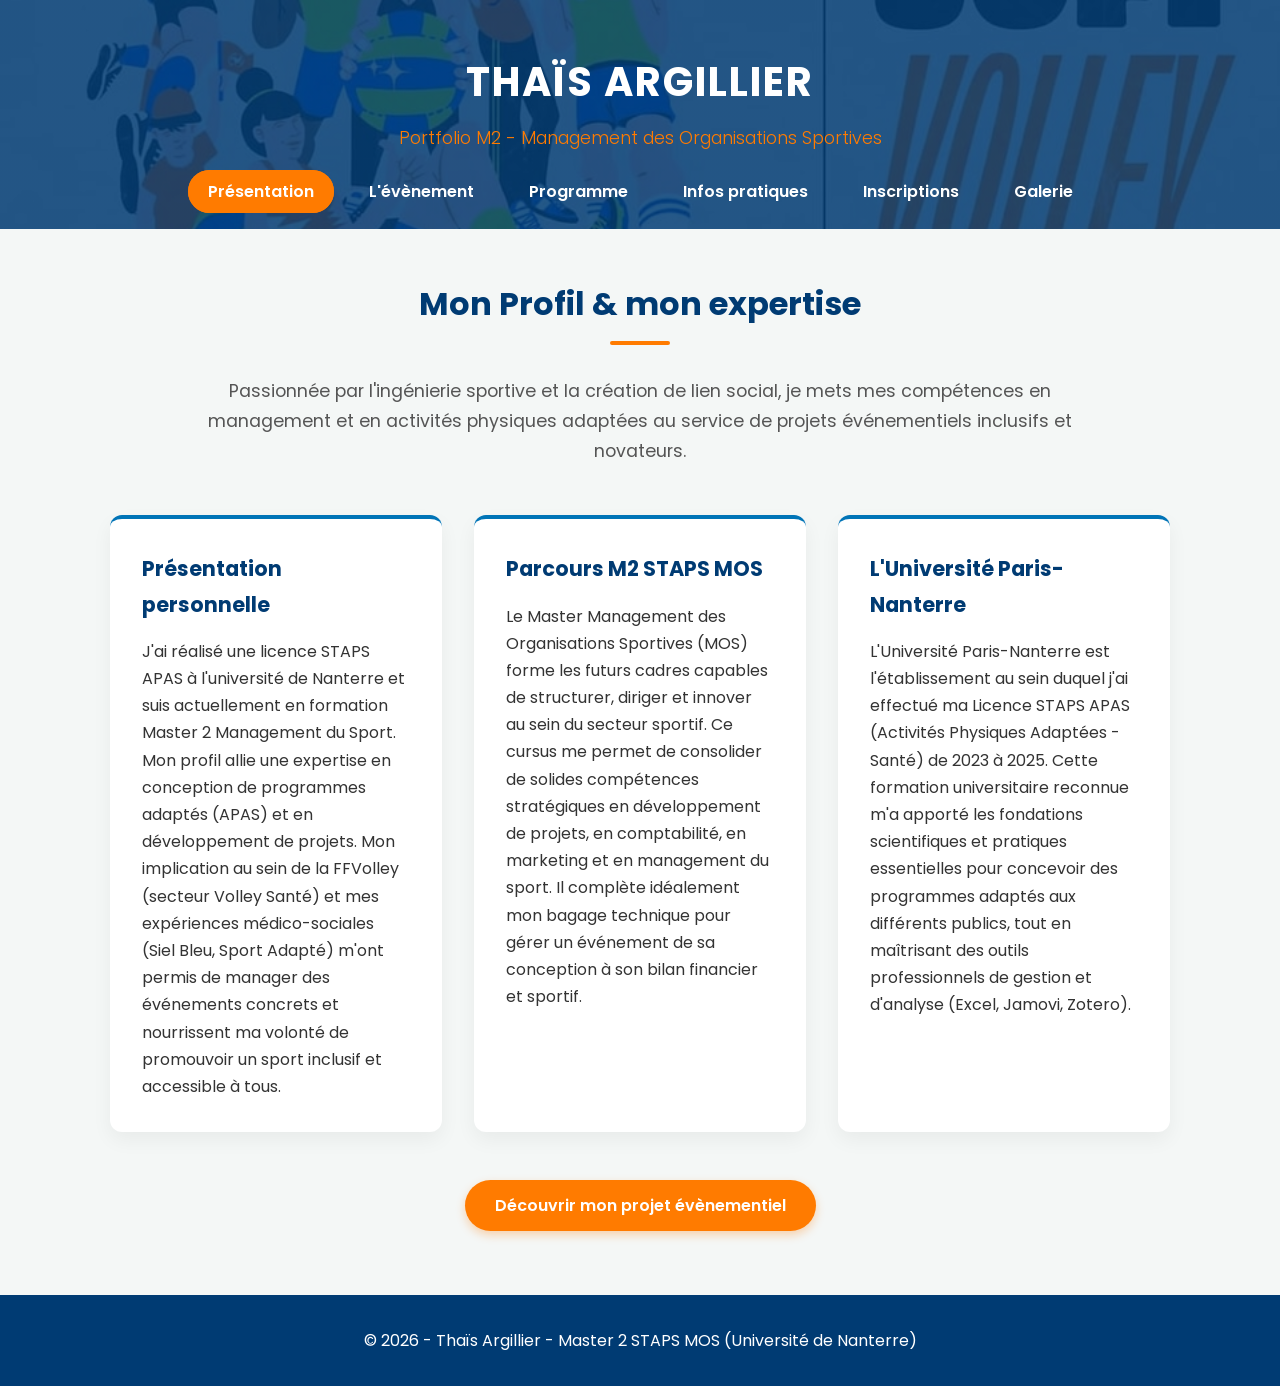
<file: index.html>
<!DOCTYPE html>
<html lang="fr">
<head>
    <meta charset="UTF-8">
    <meta name="viewport" content="width=device-width, initial-scale=1.0">
    <title>Thaïs Argillier - Management du Sport</title>
    <link rel="stylesheet" href="style.css">
</head>
<body>
    <header>
        <h1>Thaïs Argillier</h1>
        <h2>Portfolio M2 - Management des Organisations Sportives</h2>
        <nav>
            <ul>
                <li><a href="index.html" class="active">Présentation</a></li>
                <li><a href="description.html">L'évènement</a></li>
                <li><a href="programme.html">Programme</a></li>
                <li><a href="infos.html">Infos pratiques</a></li>
                <li><a href="inscription.html">Inscriptions</a></li>
                <li><a href="galerie.html">Galerie</a></li>
            </ul>
        </nav>
    </header>

    <main>
        <h2 class="section-title">Mon Profil & mon expertise</h2>
        <p class="intro-text">Passionnée par l'ingénierie sportive et la création de lien social, je mets mes compétences en management et en activités physiques adaptées au service de projets événementiels inclusifs et novateurs.</p>
        
        <div class="grid-3">
            <div class="card">
                <h3>Présentation personnelle</h3>
                <p>J'ai réalisé une licence STAPS APAS à l'université de Nanterre et suis actuellement en formation Master 2 Management du Sport. Mon profil allie une expertise en conception de programmes adaptés (APAS) et en développement de projets. Mon implication au sein de la FFVolley (secteur Volley Santé) et mes expériences médico-sociales (Siel Bleu, Sport Adapté) m'ont permis de manager des événements concrets et nourrissent ma volonté de promouvoir un sport inclusif et accessible à tous.</p>
            </div>
            
            <div class="card">
                <h3>Parcours M2 STAPS MOS</h3>
                <p>Le Master Management des Organisations Sportives (MOS) forme les futurs cadres capables de structurer, diriger et innover au sein du secteur sportif. Ce cursus me permet de consolider de solides compétences stratégiques en développement de projets, en comptabilité, en marketing et en management du sport. Il complète idéalement mon bagage technique pour gérer un événement de sa conception à son bilan financier et sportif.</p>
            </div>
            
            <div class="card">
                <h3>L'Université Paris-Nanterre</h3>
                <p>L'Université Paris-Nanterre est l'établissement au sein duquel j'ai effectué ma Licence STAPS APAS (Activités Physiques Adaptées - Santé) de 2023 à 2025. Cette formation universitaire reconnue m'a apporté les fondations scientifiques et pratiques essentielles pour concevoir des programmes adaptés aux différents publics, tout en maîtrisant des outils professionnels de gestion et d'analyse (Excel, Jamovi, Zotero).</p>
            </div>
        </div>

        <div class="cta-container">
            <a href="description.html" class="btn">Découvrir mon projet évènementiel</a>
        </div>
    </main>

    <footer>
        <p>&copy; 2026 - Thaïs Argillier - Master 2 STAPS MOS (Université de Nanterre)</p>
    </footer>
</body>
</html>
</file>
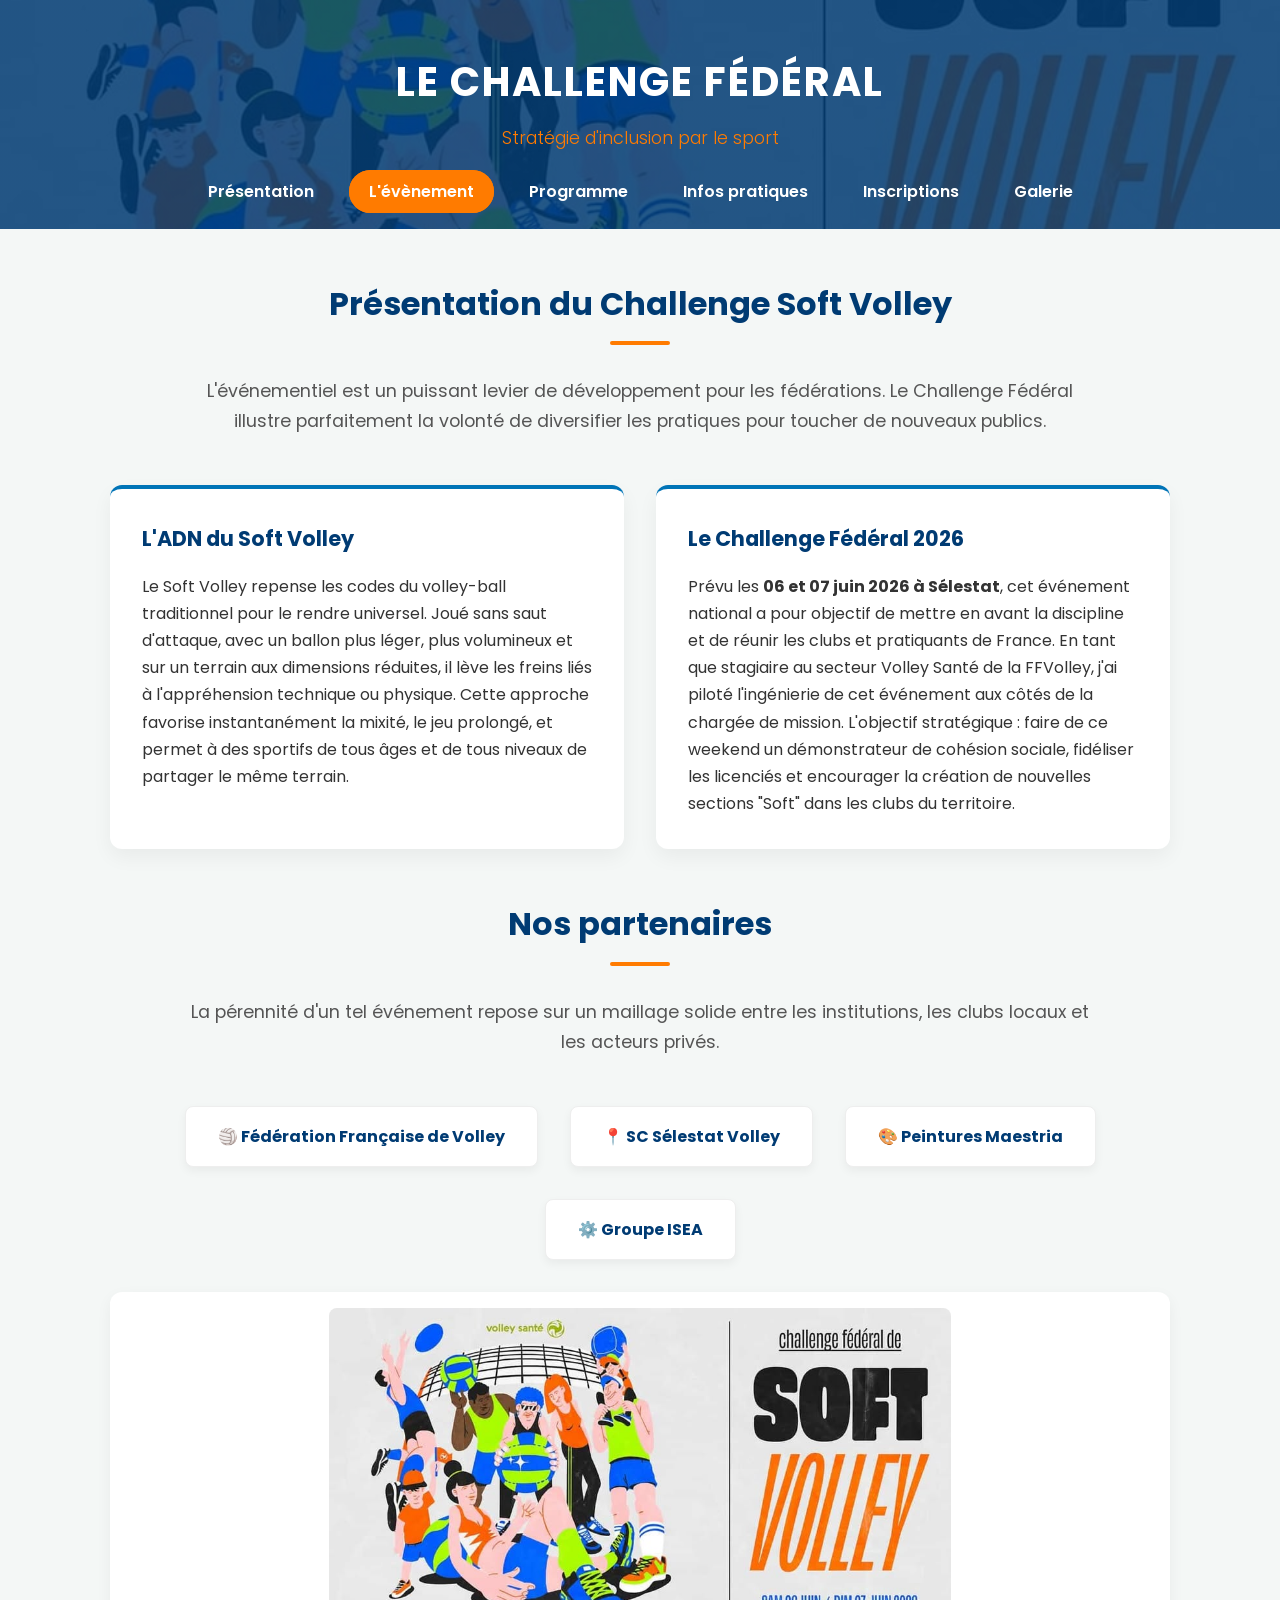
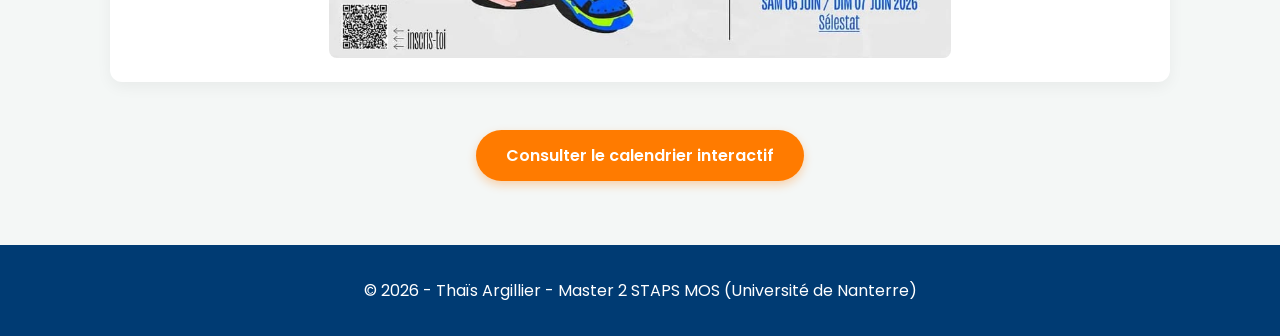
<file: description.html>
<!DOCTYPE html>
<html lang="fr">
<head>
    <meta charset="UTF-8">
    <title>Le Soft Volley - Challenge Fédéral</title>
    <link rel="stylesheet" href="style.css">
</head>
<body>
    <header>
        <h1>Le Challenge Fédéral</h1>
        <h2>Stratégie d'inclusion par le sport</h2>
        <nav>
            <ul>
                <li><a href="index.html">Présentation</a></li>
                <li><a href="description.html" class="active">L'évènement</a></li>
                <li><a href="programme.html">Programme</a></li>
                <li><a href="infos.html">Infos pratiques</a></li>
                <li><a href="inscription.html">Inscriptions</a></li>
                <li><a href="galerie.html">Galerie</a></li>
            </ul>
        </nav>
    </header>

    <main>
        <h2 class="section-title">Présentation du Challenge Soft Volley</h2>
        <p class="intro-text">L'événementiel est un puissant levier de développement pour les fédérations. Le Challenge Fédéral illustre parfaitement la volonté de diversifier les pratiques pour toucher de nouveaux publics.</p>
        
        <div class="grid-2">
            <div class="card">
                <h3>L'ADN du Soft Volley</h3>
                <p>Le Soft Volley repense les codes du volley-ball traditionnel pour le rendre universel. Joué sans saut d'attaque, avec un ballon plus léger, plus volumineux et sur un terrain aux dimensions réduites, il lève les freins liés à l'appréhension technique ou physique. Cette approche favorise instantanément la mixité, le jeu prolongé, et permet à des sportifs de tous âges et de tous niveaux de partager le même terrain.</p>
            </div>
            
            <div class="card">
                <h3>Le Challenge Fédéral 2026</h3>
                <p>Prévu les <strong>06 et 07 juin 2026 à Sélestat</strong>, cet événement national a pour objectif de mettre en avant la discipline et de réunir les clubs et pratiquants de France. En tant que stagiaire au secteur Volley Santé de la FFVolley, j'ai piloté l'ingénierie de cet événement aux côtés de la chargée de mission. L'objectif stratégique : faire de ce weekend un démonstrateur de cohésion sociale, fidéliser les licenciés et encourager la création de nouvelles sections "Soft" dans les clubs du territoire.</p>
            </div>
        </div>

        <h2 class="section-title">Nos partenaires</h2>
        <p class="intro-text">La pérennité d'un tel événement repose sur un maillage solide entre les institutions, les clubs locaux et les acteurs privés.</p>
        
        <div class="partners-grid">
            <a href="http://www.ffvb.org/" target="_blank" class="partner-logo">🏐 Fédération Française de Volley</a>
            <a href="https://www.selestat-volley.fr/" target="_blank" class="partner-logo">📍 SC Sélestat Volley</a>
            <a href="#" class="partner-logo">🎨 Peintures Maestria</a>
            <a href="#" class="partner-logo">⚙️ Groupe ISEA</a>
        </div>

        <div class="img-container">
            <img src="images/affiche challenge.jpg" alt="Affiche Soft Volley 2026" class="img-fluid">
        </div>

        <div class="cta-container">
            <a href="programme.html" class="btn">Consulter le calendrier interactif</a>
        </div>
    </main>

    <footer>
        <p>&copy; 2026 - Thaïs Argillier - Master 2 STAPS MOS (Université de Nanterre)</p>
    </footer>
</body>
</html>
</file>
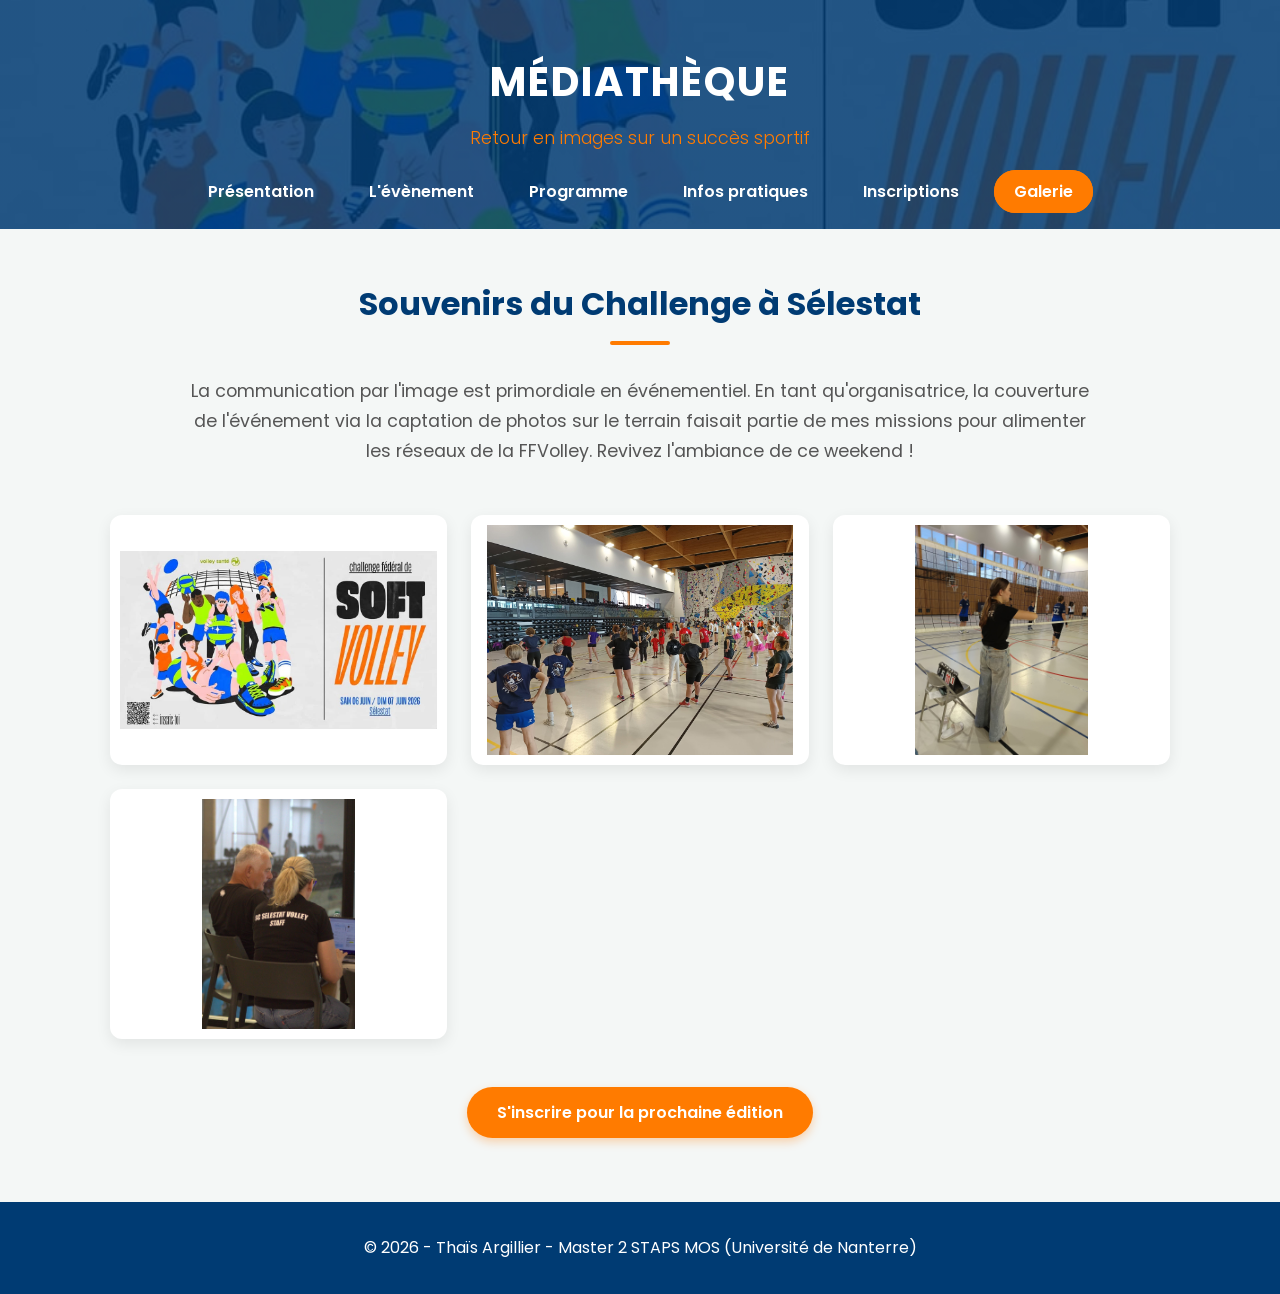
<file: galerie.html>
<!DOCTYPE html>
<html lang="fr">
<head>
    <meta charset="UTF-8">
    <title>Galerie - Challenge Fédéral</title>
    <link rel="stylesheet" href="style.css">
</head>
<body>
    <header>
        <h1>Médiathèque</h1>
        <h2>Retour en images sur un succès sportif</h2>
        <nav>
            <ul>
                <li><a href="index.html">Présentation</a></li>
                <li><a href="description.html">L'évènement</a></li>
                <li><a href="programme.html">Programme</a></li>
                <li><a href="infos.html">Infos pratiques</a></li>
                <li><a href="inscription.html">Inscriptions</a></li>
                <li><a href="galerie.html" class="active">Galerie</a></li>
            </ul>
        </nav>
    </header>

    <main>
        <h2 class="section-title">Souvenirs du Challenge à Sélestat</h2>
        <p class="intro-text">La communication par l'image est primordiale en événementiel. En tant qu'organisatrice, la couverture de l'événement via la captation de photos sur le terrain faisait partie de mes missions pour alimenter les réseaux de la FFVolley. Revivez l'ambiance de ce weekend !</p>
        
        <div class="gallery-grid">
            <img src="images/affiche challenge.jpg" alt="Affiche officielle du Challenge Soft Volley">
            <img src="images/732226987_1469093455264981_6087256302097177039_n.jpg" alt="Échauffement collectif des équipes dans le gymnase Koeberlé">
            <img src="images/689484585_1469093531931640_3958271498992989726_n.jpg" alt="Adaptabilité terrain : Supervision et arbitrage près du filet">
            <img src="images/734094298_1469093115265015_7394639783350055968_n.jpg" alt="Le staff logistique du SC Sélestat Volley au travail sur les ordinateurs">
        </div>

        <div class="cta-container">
            <a href="inscription.html" class="btn">S'inscrire pour la prochaine édition</a>
        </div>
    </main>

    <footer>
        <p>&copy; 2026 - Thaïs Argillier - Master 2 STAPS MOS (Université de Nanterre)</p>
    </footer>
</body>
</html>
</file>
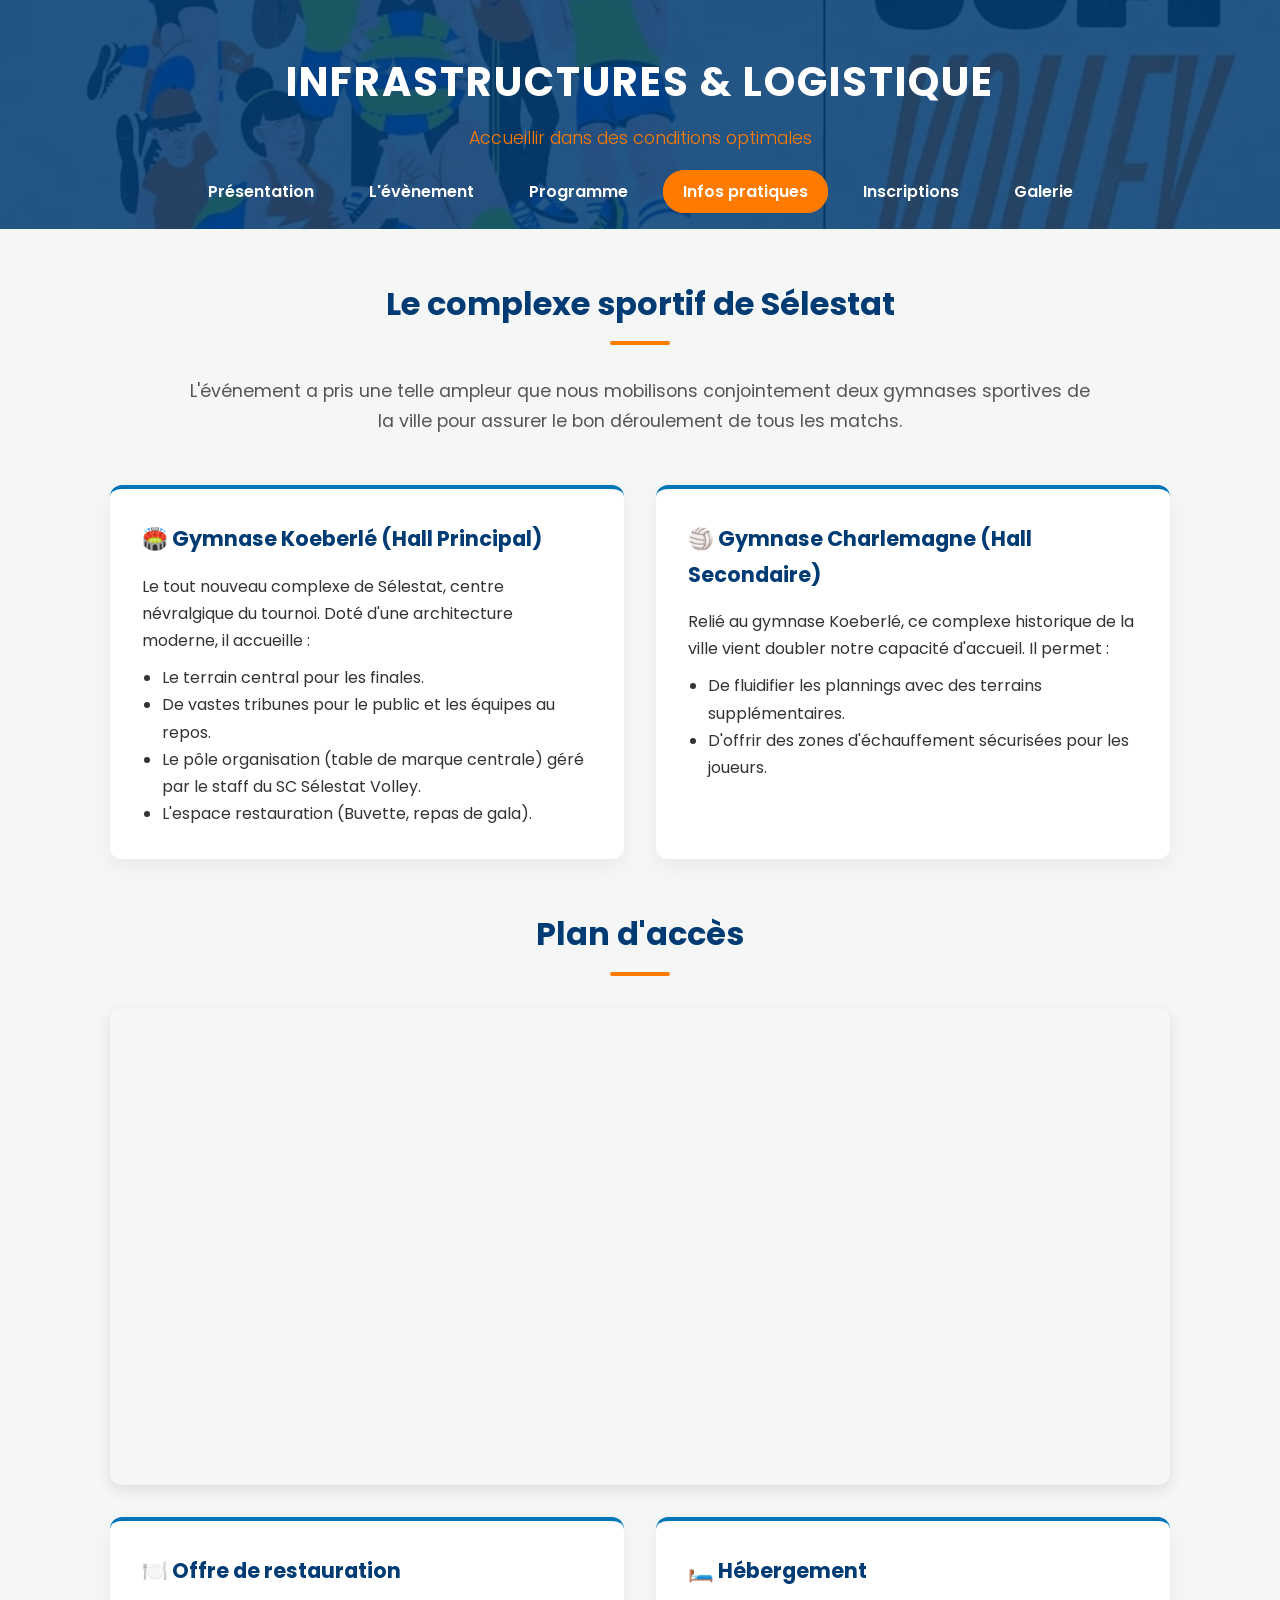
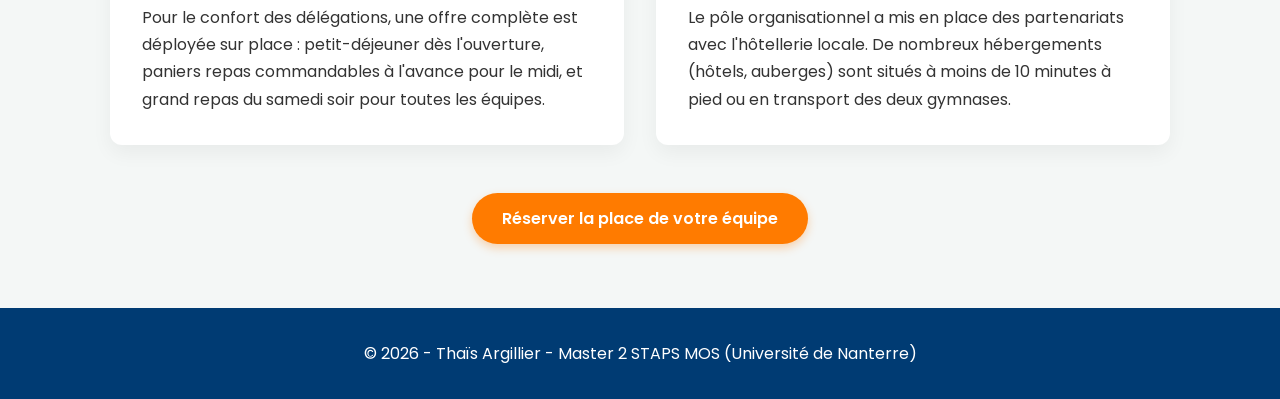
<file: infos.html>
<!DOCTYPE html>
<html lang="fr">
<head>
    <meta charset="UTF-8">
    <title>Infos pratiques - Challenge Fédéral</title>
    <link rel="stylesheet" href="style.css">
</head>
<body>
    <header>
        <h1>Infrastructures & logistique</h1>
        <h2>Accueillir dans des conditions optimales</h2>
        <nav>
            <ul>
                <li><a href="index.html">Présentation</a></li>
                <li><a href="description.html">L'évènement</a></li>
                <li><a href="programme.html">Programme</a></li>
                <li><a href="infos.html" class="active">Infos pratiques</a></li>
                <li><a href="inscription.html">Inscriptions</a></li>
                <li><a href="galerie.html">Galerie</a></li>
            </ul>
        </nav>
    </header>

    <main>
        <h2 class="section-title">Le complexe sportif de Sélestat</h2>
        <p class="intro-text">L'événement a pris une telle ampleur que nous mobilisons conjointement deux gymnases sportives de la ville pour assurer le bon déroulement de tous les matchs.</p>
        
        <div class="grid-2">
            <div class="card">
                <h3>🏟️ Gymnase Koeberlé (Hall Principal)</h3>
                <p>Le tout nouveau complexe de Sélestat, centre névralgique du tournoi. Doté d'une architecture moderne, il accueille :</p>
                <ul style="margin-left: 20px; margin-top: 10px;">
                    <li>Le terrain central pour les finales.</li>
                    <li>De vastes tribunes pour le public et les équipes au repos.</li>
                    <li>Le pôle organisation (table de marque centrale) géré par le staff du SC Sélestat Volley.</li>
                    <li>L'espace restauration (Buvette, repas de gala).</li>
                </ul>
            </div>
            
            <div class="card">
                <h3>🏐 Gymnase Charlemagne (Hall Secondaire)</h3>
                <p>Relié au gymnase Koeberlé, ce complexe historique de la ville vient doubler notre capacité d'accueil. Il permet :</p>
                <ul style="margin-left: 20px; margin-top: 10px;">
                    <li>De fluidifier les plannings avec des terrains supplémentaires.</li>
                    <li>D'offrir des zones d'échauffement sécurisées pour les joueurs.</li>
                </ul>
            </div>
        </div>

        <h2 class="section-title">Plan d'accès</h2>
        <!-- Intégration Google Maps du Gymnase Koeberlé -->
        <div class="map-responsive">
            <iframe src="https://www.google.com/maps/embed?pb=!1m18!1m12!1m3!1d2661.986877234321!2d7.447545815648834!3d48.26188207923363!2m3!1f0!2f0!3f0!3m2!1i1024!2i768!4f13.1!3m3!1m2!1s0x479165c3bbd44b55%3A0xb3cf5bb0ea7d0c3!2sGymnase%20Koeberl%C3%A9!5e0!3m2!1sfr!2sfr!4v1680000000000!5m2!1sfr!2sfr" width="600" height="450" style="border:0;" allowfullscreen="" loading="lazy" referrerpolicy="no-referrer-when-downgrade"></iframe>
        </div>

        <div class="grid-2">
            <div class="card">
                <h3>🍽️ Offre de restauration</h3>
                <p>Pour le confort des délégations, une offre complète est déployée sur place : petit-déjeuner dès l'ouverture, paniers repas commandables à l'avance pour le midi, et grand repas du samedi soir pour toutes les équipes.</p>
            </div>
            <div class="card">
                <h3>🛏️ Hébergement</h3>
                <p>Le pôle organisationnel a mis en place des partenariats avec l'hôtellerie locale. De nombreux hébergements (hôtels, auberges) sont situés à moins de 10 minutes à pied ou en transport des deux gymnases.</p>
            </div>
        </div>

        <div class="cta-container">
            <a href="inscription.html" class="btn">Réserver la place de votre équipe</a>
        </div>
    </main>

    <footer>
        <p>&copy; 2026 - Thaïs Argillier - Master 2 STAPS MOS (Université de Nanterre)</p>
    </footer>
</body>
</html>
</file>
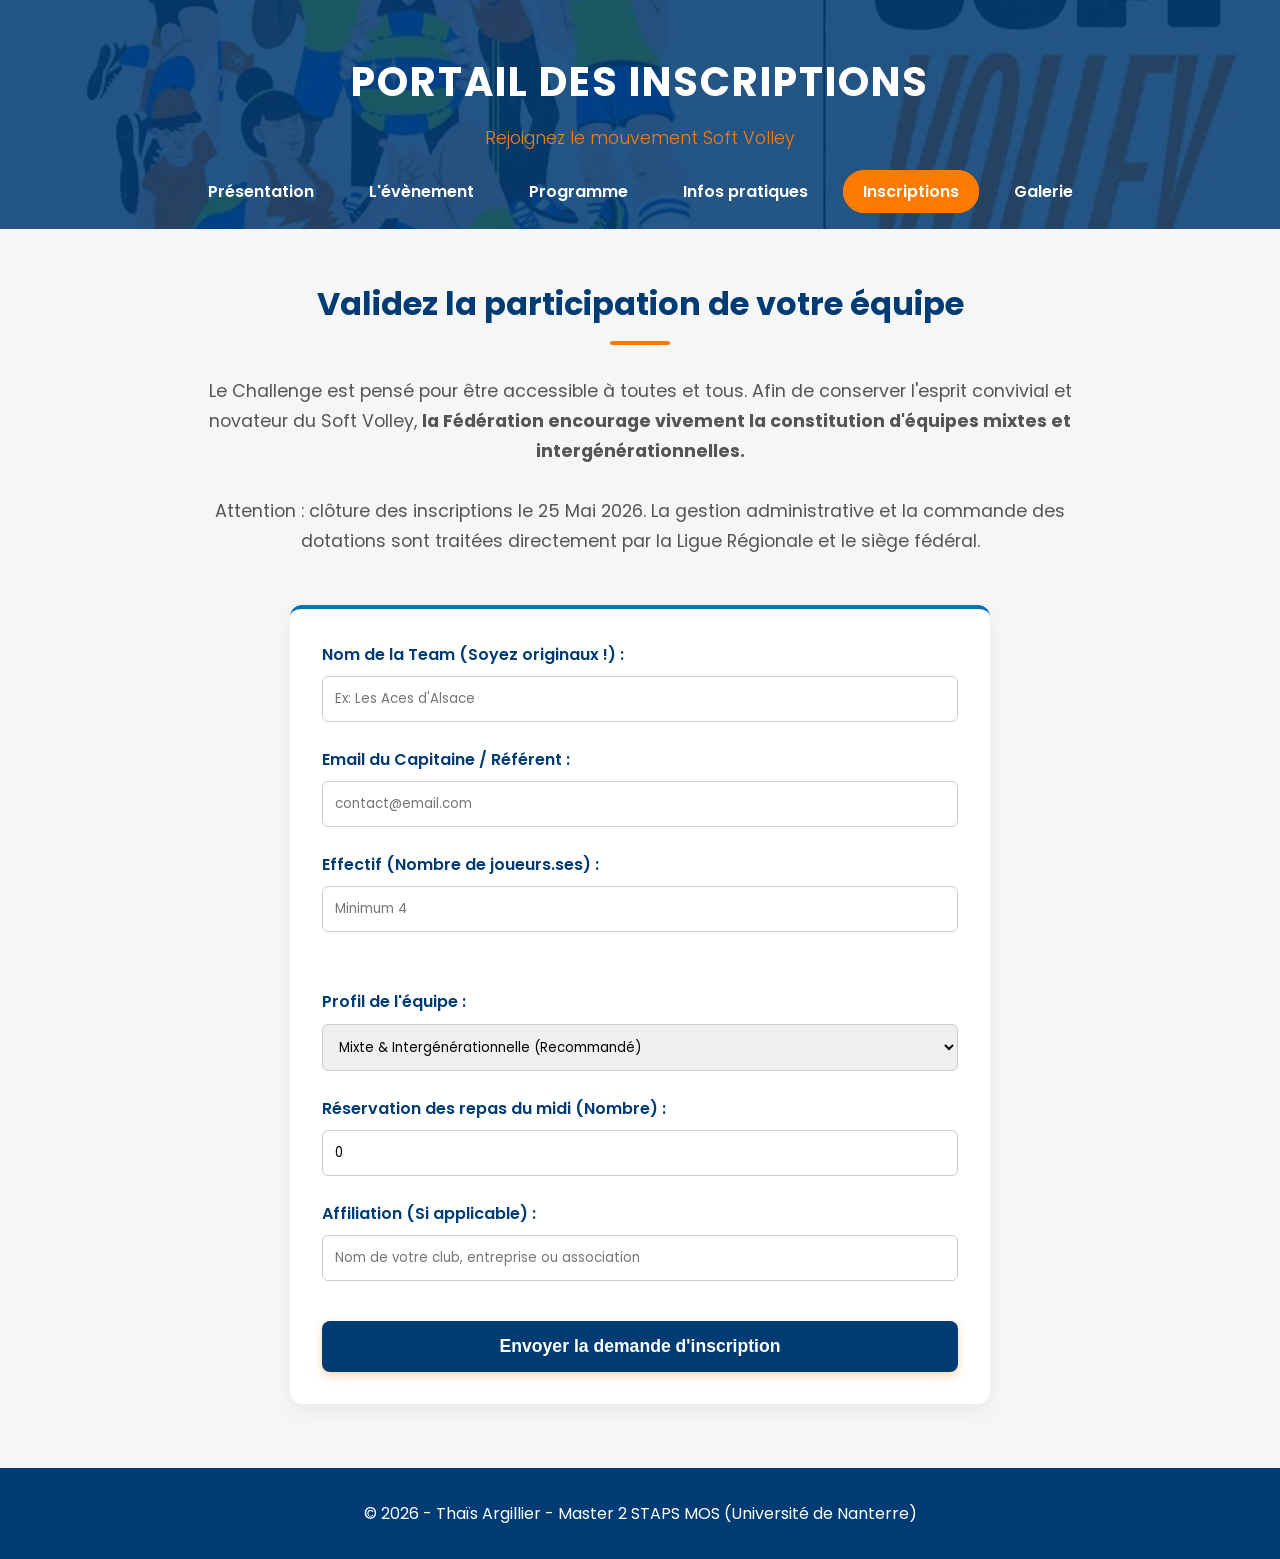
<file: inscription.html>
<!DOCTYPE html>
<html lang="fr">
<head>
    <meta charset="UTF-8">
    <title>Inscriptions - Challenge Fédéral</title>
    <link rel="stylesheet" href="style.css">
</head>
<body>
    <header>
        <h1>Portail des inscriptions</h1>
        <h2>Rejoignez le mouvement Soft Volley</h2>
        <nav>
            <ul>
                <li><a href="index.html">Présentation</a></li>
                <li><a href="description.html">L'évènement</a></li>
                <li><a href="programme.html">Programme</a></li>
                <li><a href="infos.html">Infos pratiques</a></li>
                <li><a href="inscription.html" class="active">Inscriptions</a></li>
                <li><a href="galerie.html">Galerie</a></li>
            </ul>
        </nav>
    </header>

    <main>
        <h2 class="section-title">Validez la participation de votre équipe</h2>
        <p class="intro-text">
            Le Challenge est pensé pour être accessible à toutes et tous. Afin de conserver l'esprit convivial et novateur du Soft Volley, <strong>la Fédération encourage vivement la constitution d'équipes mixtes et intergénérationnelles.</strong><br><br>
            Attention : clôture des inscriptions le 25 Mai 2026. La gestion administrative et la commande des dotations sont traitées directement par la Ligue Régionale et le siège fédéral.
        </p>
        
        <form class="card" action="#" method="POST">
            <div class="form-group">
                <label for="nom_equipe">Nom de la Team (Soyez originaux !) :</label>
                <input type="text" id="nom_equipe" name="nom_equipe" placeholder="Ex: Les Aces d'Alsace" required>
            </div>

            <div class="form-group">
                <label for="email_contact">Email du Capitaine / Référent :</label>
                <input type="email" id="email_contact" name="email_contact" placeholder="contact@email.com" required>
            </div>

            <div class="grid-2" style="margin-bottom: 0;">
                <div class="form-group">
                    <label for="nb_joueurs">Effectif (Nombre de joueurs.ses) :</label>
                    <input type="number" id="nb_joueurs" name="nb_joueurs" min="4" max="10" placeholder="Minimum 4" required>
                </div>
                
                <div class="form-group">
                    <label for="composition">Profil de l'équipe :</label>
                    <select id="composition" name="composition">
                        <option value="mixte">Mixte & Intergénérationnelle (Recommandé)</option>
                        <option value="feminine">Section 100% Féminine</option>
                        <option value="masculine">Section 100% Masculine</option>
                        <option value="sport-sante">Section Sport-Santé / APAS</option>
                    </select>
                </div>
            </div>

            <div class="form-group">
                <label for="repas">Réservation des repas du midi (Nombre) :</label>
                <input type="number" id="repas" name="repas" min="0" max="10" value="0">
            </div>

            <div class="form-group">
                <label for="club">Affiliation (Si applicable) :</label>
                <input type="text" id="club" name="club" placeholder="Nom de votre club, entreprise ou association">
            </div>

            <button type="submit" class="btn" style="margin-top: 1rem;">Envoyer la demande d'inscription</button>
        </form>
    </main>

    <footer>
        <p>&copy; 2026 - Thaïs Argillier - Master 2 STAPS MOS (Université de Nanterre)</p>
</p>
    </footer>
</body>
</html>
</file>
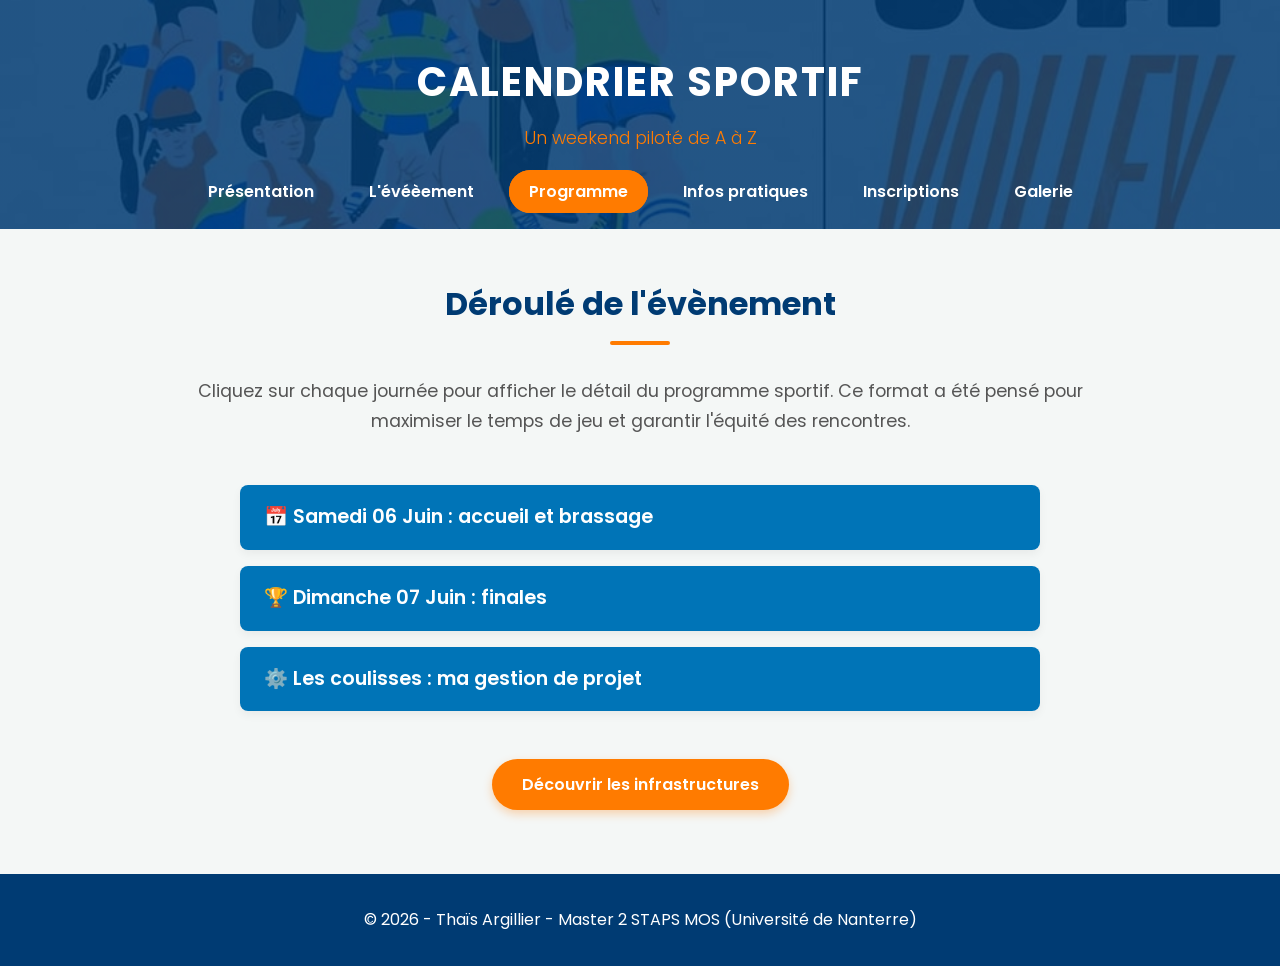
<file: programme.html>
<!DOCTYPE html>
<html lang="fr">
<head>
    <meta charset="UTF-8">
    <title>Programme - Challenge Fédéral</title>
    <link rel="stylesheet" href="style.css">
</head>
<body>
    <header>
        <h1>Calendrier sportif</h1>
        <h2>Un weekend piloté de A à Z</h2>
        <nav>
            <ul>
                <li><a href="index.html">Présentation</a></li>
                <li><a href="description.html">L'évéèement</a></li>
                <li><a href="programme.html" class="active">Programme</a></li>
                <li><a href="infos.html">Infos pratiques</a></li>
                <li><a href="inscription.html">Inscriptions</a></li>
                <li><a href="galerie.html">Galerie</a></li>
            </ul>
        </nav>
    </header>

    <main>
        <h2 class="section-title">Déroulé de l'évènement</h2>
        <p class="intro-text">Cliquez sur chaque journée pour afficher le détail du programme sportif. Ce format a été pensé pour maximiser le temps de jeu et garantir l'équité des rencontres.</p>
        
        <div style="max-width: 800px; margin: 0 auto 3rem auto;">
            <!-- Calendrier cliquable : Jour 1 -->
            <details class="calendar-day">
                <summary>📅 Samedi 06 Juin : accueil et brassage</summary>
                <div class="calendar-content">
                    <ul>
                        <li><strong>08h30 - 09h30 :</strong> Accueil des délégations, vérification des licences et remise des "Welcome Packs".</li>
                        <li><strong>09h30 - 10h00 :</strong> Briefing technique et grand échauffement collectif en musique.</li>
                        <li><strong>10h00 - 12h30 :</strong> Phase 1 - Lancement des poules de brassage. Toutes les équipes s'affrontent par poule.</li>
                        <li><strong>12h30 - 14h00 :</strong> Pause et restauration sur place.</li>
                        <li><strong>14h00 - 18h00 :</strong> Suite et fin de la première phase de poules.</li>
                        <li><strong>19h30 :</strong> Repas inter-équipes et soirée animée.</li>
                    </ul>
                </div>
            </details>

            <!-- Calendrier cliquable : Jour 2 -->
            <details class="calendar-day">
                <summary>🏆 Dimanche 07 Juin : finales</summary>
                <div class="calendar-content">
                    <ul>
                        <li><strong>09h00 :</strong> Petit déjeuner et réveil musculaire.</li>
                        <li><strong>09h30 - 13h00 :</strong> Phase 2 - création de 3 nouvelles poules basées sur les résultats de la veille pour garantir des matchs serrés et amusants.</li>
                        <li><strong>13h00 - 14h00 :</strong> Pause déjeuner.</li>
                        <li><strong>14h00 - 16h00 :</strong> Phases finales, matchs de classement et animations annexes.</li>
                        <li><strong>16h30 :</strong> Cérémonie de clôture, remise des récompenses et discours des partenaires.</li>
                    </ul>
                </div>
            </details>

            <!-- Gestion de projet -->
            <details class="calendar-day">
                <summary>⚙️ Les coulisses : ma gestion de projet</summary>
                <div class="calendar-content">
                    <p>La réussite de ce format a nécessité une ingénierie rigoureuse en 3 étapes clés :</p>
                    <ul style="margin-top: 10px;">
                        <li><strong>En amont :</strong> Coordination inter-services (Fédération, Ligue Grand Est, Club), suivi budgétaire, gestion administrative des inscriptions et commande du matériel.</li>
                        <li><strong>Le jour J :</strong> Supervision logistique, gestion de crise, animation du plateau sportif, et production de contenus médias (photos/vidéos) pour la communication de la FFVolley.</li>
                        <li><strong>Post-Événement :</strong> Traitement des datas, analyse des questionnaires de satisfaction et rédaction du bilan de l'évènement.</li>
                    </ul>
                </div>
            </details>
        </div>

        <div class="cta-container">
            <a href="infos.html" class="btn">Découvrir les infrastructures</a>
        </div>
    </main>

    <footer>
        <p>&copy; 2026 - Thaïs Argillier - Master 2 STAPS MOS (Université de Nanterre)</p>
    </footer>
</body>
</html>
</file>
<file: style.css>
@import url('https://fonts.googleapis.com/css2?family=Poppins:wght@300;400;600;700&display=swap');

:root {
    --primary-blue: #003B73;
    --secondary-blue: #0074B7;
    --accent-orange: #FF7B00;
    --bg-light: #F4F7F6;
    --text-dark: #333333;
    --white: #FFFFFF;
}

* {
    margin: 0;
    padding: 0;
    box-sizing: border-box;
}

body {
    font-family: 'Poppins', sans-serif;
    background-color: var(--bg-light);
    color: var(--text-dark);
    line-height: 1.7;
}

/* Header */
header {
    background: linear-gradient(rgba(0, 59, 115, 0.85), rgba(0, 59, 115, 0.85)), url('images/affiche%20challenge.jpg') center/cover no-repeat;
    color: var(--white);
    padding: 3rem 2rem 1.5rem 2rem;
    text-align: center;
}

header h1 {
    font-size: 2.5rem;
    font-weight: 700;
    margin-bottom: 0.5rem;
    text-transform: uppercase;
    letter-spacing: 2px;
}

header h2 {
    font-size: 1.1rem;
    font-weight: 300;
    color: var(--accent-orange);
}

/* Menu */
nav { margin-top: 1.5rem; }
nav ul {
    list-style: none;
    display: flex;
    justify-content: center;
    gap: 15px;
    flex-wrap: wrap;
}
nav ul li a {
    color: var(--white);
    text-decoration: none;
    padding: 8px 18px;
    font-weight: 600;
    border-radius: 25px;
    border: 2px solid transparent;
    transition: all 0.3s ease;
}
nav ul li a:hover, nav ul li a.active {
    background-color: var(--accent-orange);
    border-color: var(--accent-orange);
}

/* Structure principale */
main {
    max-width: 1100px;
    margin: 3rem auto;
    padding: 0 20px;
}

.section-title {
    text-align: center;
    color: var(--primary-blue);
    font-size: 2rem;
    margin-bottom: 1.5rem;
    position: relative;
}
.section-title::after {
    content: '';
    width: 60px;
    height: 4px;
    background-color: var(--accent-orange);
    display: block;
    margin: 10px auto 2rem;
    border-radius: 2px;
}

/* Texte enrichi */
.intro-text {
    text-align: center;
    max-width: 900px;
    margin: 0 auto 3rem auto;
    font-size: 1.1rem;
    color: #555;
}

/* Grilles */
.grid-2, .grid-3, .grid-4 {
    display: grid;
    gap: 2rem;
    margin-bottom: 3rem;
}
.grid-2 { grid-template-columns: repeat(auto-fit, minmax(400px, 1fr)); }
.grid-3 { grid-template-columns: repeat(auto-fit, minmax(300px, 1fr)); }
.grid-4 { grid-template-columns: repeat(auto-fit, minmax(200px, 1fr)); }

/* Cartes (Cards) */
.card {
    background: var(--white);
    padding: 2rem;
    border-radius: 12px;
    box-shadow: 0 8px 20px rgba(0,0,0,0.05);
    transition: transform 0.3s ease;
    border-top: 4px solid var(--secondary-blue);
}
.card:hover {
    transform: translateY(-5px);
    box-shadow: 0 12px 25px rgba(0,0,0,0.1);
}
.card h3 {
    color: var(--primary-blue);
    margin-bottom: 1rem;
    font-size: 1.3rem;
}

/* Images ajustées (Visibles en entier) */
.img-container {
    text-align: center;
    margin: 2rem 0;
    background: #fff;
    padding: 1rem;
    border-radius: 12px;
    box-shadow: 0 5px 15px rgba(0,0,0,0.05);
}
.img-fluid {
    max-width: 100%;
    max-height: 350px;
    object-fit: contain; /* Empêche le rognage de l'image */
    border-radius: 8px;
}

/* Galerie */
.gallery-grid {
    display: grid;
    grid-template-columns: repeat(auto-fit, minmax(300px, 1fr));
    gap: 1.5rem;
    margin-top: 2rem;
}
.gallery-grid img {
    width: 100%;
    height: 250px;
    object-fit: contain; /* L'image s'ajuste sans être coupée */
    background: #fff;
    padding: 10px;
    border-radius: 12px;
    box-shadow: 0 5px 15px rgba(0,0,0,0.08);
    transition: transform 0.3s ease;
}
.gallery-grid img:hover {
    transform: scale(1.05);
}

/* Partenaires */
.partners-grid {
    display: flex;
    justify-content: center;
    gap: 2rem;
    flex-wrap: wrap;
    margin-top: 2rem;
}
.partner-logo {
    display: block;
    background: var(--white);
    padding: 1rem 2rem;
    border-radius: 8px;
    color: var(--primary-blue);
    font-weight: bold;
    text-decoration: none;
    box-shadow: 0 4px 10px rgba(0,0,0,0.05);
    border: 1px solid #eee;
    transition: all 0.3s ease;
}
.partner-logo:hover {
    border-color: var(--accent-orange);
    color: var(--accent-orange);
    transform: translateY(-3px);
}

/* Calendrier interactif (Accords HTML) */
.calendar-day {
    background: var(--white);
    margin-bottom: 1rem;
    border-radius: 8px;
    box-shadow: 0 4px 10px rgba(0,0,0,0.05);
    overflow: hidden;
}
.calendar-day summary {
    background: var(--secondary-blue);
    color: var(--white);
    padding: 1rem 1.5rem;
    font-size: 1.2rem;
    font-weight: 600;
    cursor: pointer;
    list-style: none;
    transition: background 0.3s ease;
}
.calendar-day summary:hover { background: var(--primary-blue); }
.calendar-day summary::-webkit-details-marker { display: none; }
.calendar-content {
    padding: 1.5rem;
    border-left: 4px solid var(--accent-orange);
}
.calendar-content ul {
    list-style: none;
}
.calendar-content ul li {
    margin-bottom: 0.8rem;
    padding-bottom: 0.8rem;
    border-bottom: 1px solid #eee;
}

/* Google Maps */
.map-responsive {
    overflow: hidden;
    padding-bottom: 45%;
    position: relative;
    height: 0;
    border-radius: 12px;
    box-shadow: 0 5px 15px rgba(0,0,0,0.1);
    margin: 2rem 0;
}
.map-responsive iframe {
    left: 0;
    top: 0;
    height: 100%;
    width: 100%;
    position: absolute;
}

/* Boutons */
.cta-container { text-align: center; margin: 3rem 0; }
.btn {
    display: inline-block;
    background-color: var(--accent-orange);
    color: var(--white);
    padding: 12px 30px;
    text-decoration: none;
    font-weight: 600;
    border-radius: 30px;
    transition: background 0.3s ease, transform 0.2s ease;
    box-shadow: 0 4px 10px rgba(255, 123, 0, 0.3);
}
.btn:hover { background-color: #e66a00; transform: scale(1.05); }

/* Formulaire */
form.card { max-width: 700px; margin: 0 auto; }
.form-group { margin-bottom: 1.5rem; }
.form-group label { display: block; font-weight: 600; margin-bottom: 0.5rem; color: var(--primary-blue); }
.form-group input, .form-group select { width: 100%; padding: 12px; border: 1px solid #ccc; border-radius: 6px; font-family: inherit; }
button[type="submit"] {
    border: none;
    cursor: pointer;
    width: 100%;
    font-size: 1.1rem;
    padding: 15px;
    background-color: var(--primary-blue);
    color: white;
    border-radius: 8px;
}
button[type="submit"]:hover { background-color: var(--secondary-blue); }

footer { background-color: var(--primary-blue); color: var(--white); text-align: center; padding: 2rem; margin-top: 4rem; }
</file>
